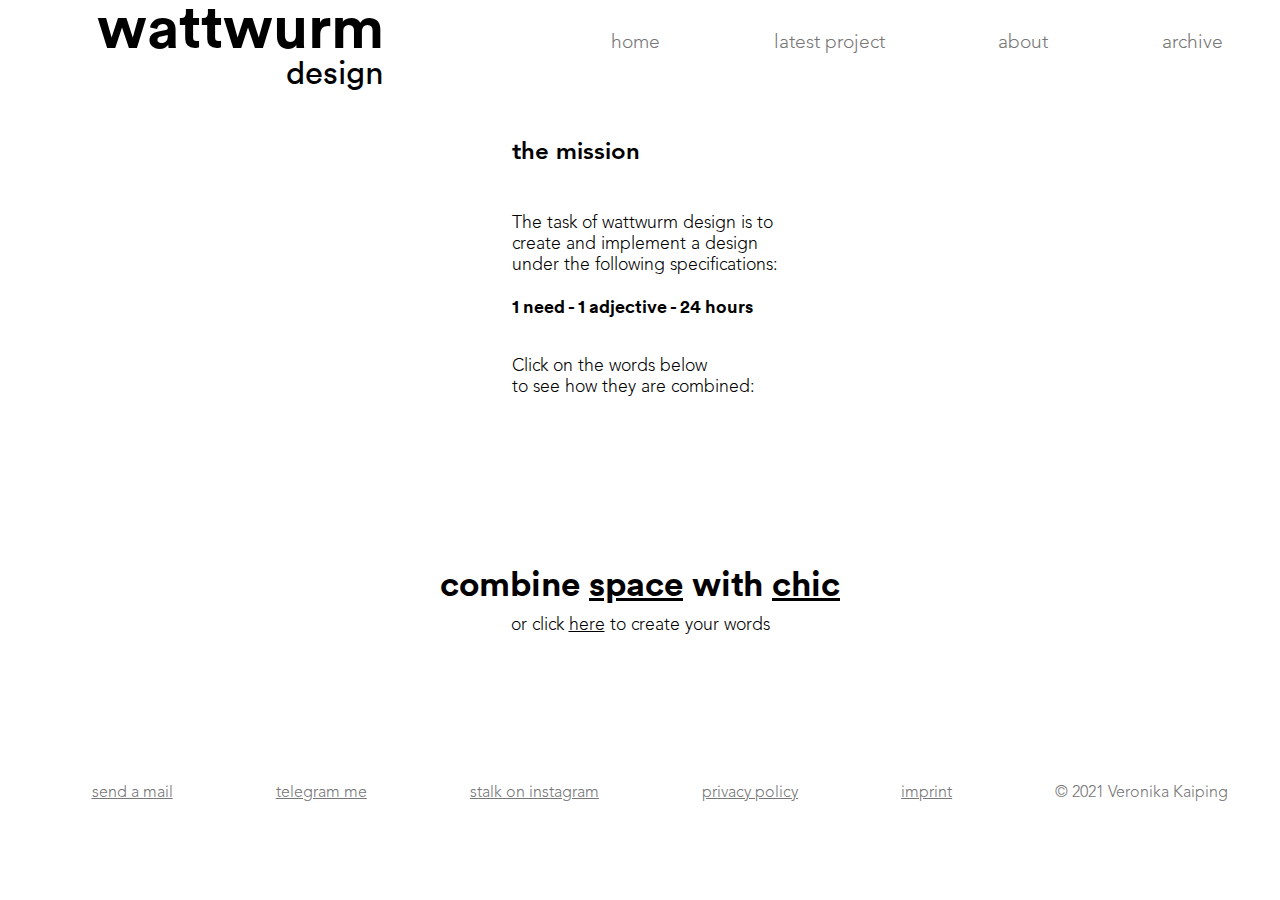
<file: index.html>
<html>

<head>
    <link rel="stylesheet" href="main.css">
    <link rel="stylesheet" href="slideshow.css">
    <script src="random.js" type="text/javascript"></script>
    <title>wattwurmdesign</title>
    <meta name="viewport" content="width=device-width, initial-scale=1.0">
</head>

<body onload="newNeed(), newAdj()">
    <header>
        <nav class='menu'>
            <ul>
                <li>
                    <div>
                        <a href="index.html">wattwurm<div>design</div></a>
                    </div>
                </li>
                <!--leere Liste für Abstand in MOBIL-->
                <li></li>
                <li><a href="index.html">home</a></li>
                <!-- latest project-Link ändern -->
                <li><a href="latest_project.html">latest project</a></li>
                <li><a href="about.html">about</a></li>
                <li>
                    <a href="#">archive</a>
                    <ul class='sub-menu'>
                        <!--<li><a href="archive.html#year_month">month year</a></li>-->
                        <li><a href="archive.html#18_dez">dez 18</a></li>
                    </ul>
                </li>
            </ul>
        </nav>
        </div>

    </header>

    <div class='center_flex'>

        <div>
            <a>
                <p>the mission</p>
                <p><br>The task of wattwurm design is to
                    <br>create and implement a design
                    <br>under the following specifications:
                </p>
                <p>
                    1 need - 1 adjective - 24 hours
                </p>
                <p><br>Click on the words below <br> to see how they are combined:</p>
            </a>

        </div>


        <div>
            <ul>
                <!--<li><a href="#">word and word</a></li>-->
                <li><a href="communion_fancy.html">communion and fancy</a></li>
                <li><a href="companionship_exaggerated.html">companionship and exaggerated</a></li>
            </ul>
            <div class="abstand"><a></a></div>
            <ul>

                
                <li><a>combine&nbsp;</a>
                    <div id="needDisplay"></div><a>&nbsp;with&nbsp;</a>
                    <div id="adjDisplay"></div>
                </li>
                <li><button class="randomButton" onclick="newNeed(), newAdj()">or click <u>here</u> to create your
                    words</button></li>

            </ul>
        </div>

    </div>

    <footer>

        <ul>
            <li><a href="mailto:mail@veronikakaiping.de?subject=wattwurm design">send a mail</a></li>
            <li><a href="https://t.me/kakerlakenpopo" target="_blank">telegram me</a></li>
            <li><a href="https://www.instagram.com/wattwurm.design/" target="_blank">stalk on instagram</a></li>
            <li><a href="privacy_policy.html">privacy policy</a></li>
            <li><a href="imprint.html">imprint</a></li>
            <li><a> &copy; 2021 Veronika Kaiping</a></li>
        </ul>

    </footer>

    <script src="random.js"></script>
</body>

</html>
</file>
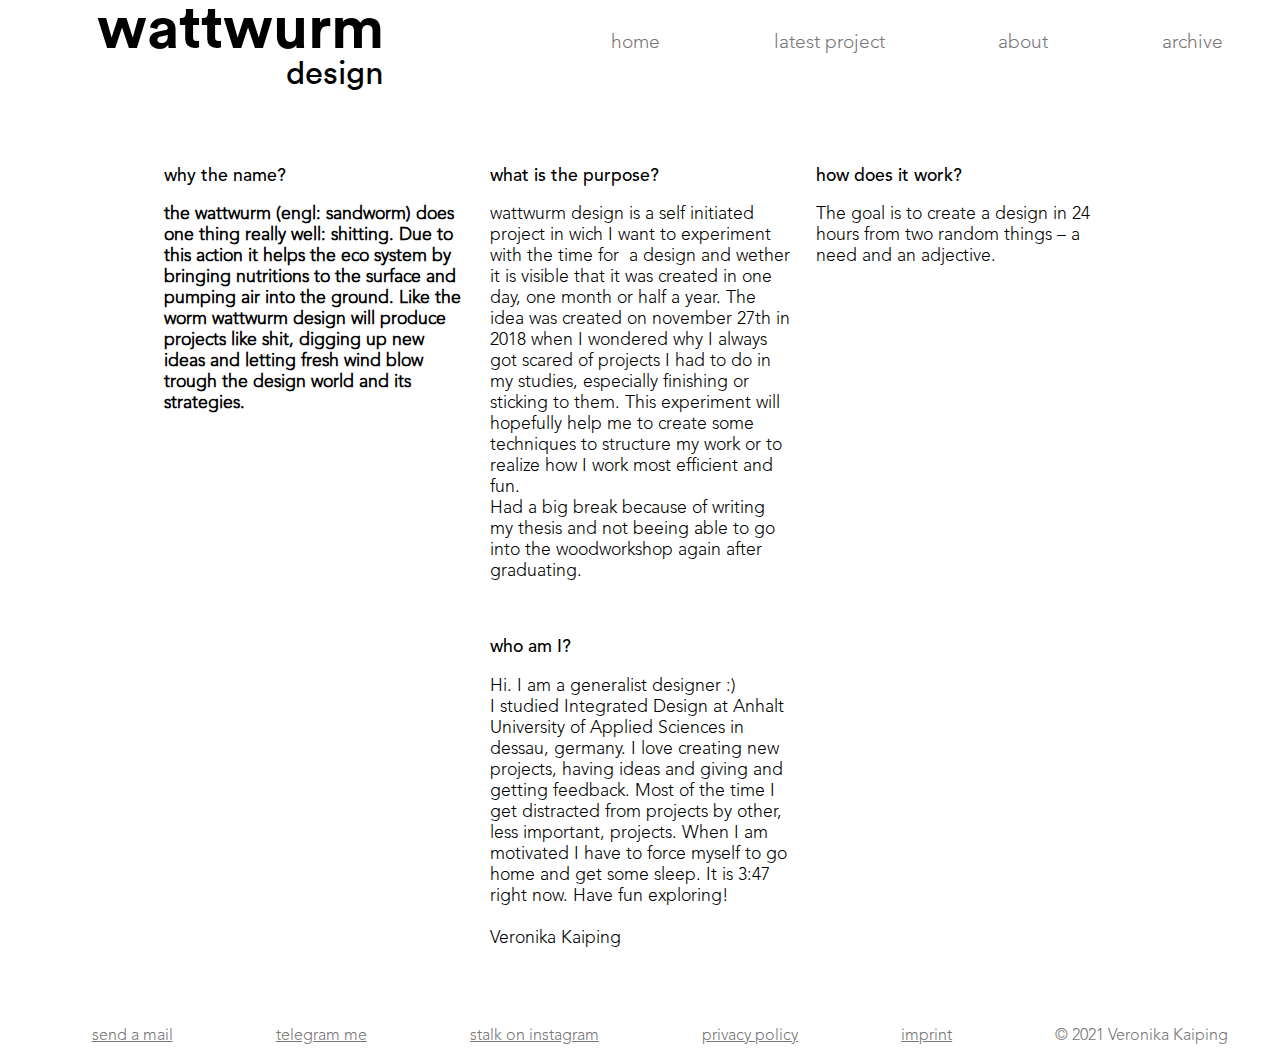
<file: about.html>
<html>

<head>
    <link rel="stylesheet" href="main.css">
    <title>about</title>
    <meta name="viewport" content="width=device-width, initial-scale=1.0">
</head>

<body>
    <header>
        <nav class='menu'>
            <ul>
                <li>
                    <div>
                        <a href="index.html">wattwurm<div>design</div></a>
                    </div>
                </li>
                <!--leere Liste für Abstand in MOBIL-->
                <li></li>
                <li><a href="index.html">home</a></li>
                <!-- latest project-Link ändern -->
                <li><a href="latest_project.html">latest project</a></li>
                <li><a href="about.html">about</a></li>
                <li>
                    <a href="#">archive</a>
                    <ul class='sub-menu'>
                        <!--<li><a href="archive.html#year_month">month year</a></li>-->
                        <li><a href="archive.html#18_dez">dez 18</a></li>
                    </ul>
                </li>
            </ul>
        </nav>
        </div>

    </header>

    <div class='about'>
        <div>
            <h1>why the name?</h1>
            <p>the wattwurm (engl: sandworm) does one thing really well: shitting. Due to this action it helps the eco
                system by bringing nutritions to the surface and pumping air into the ground.
                Like the worm wattwurm design will produce projects like shit, digging up new ideas and letting fresh
                wind blow trough the design world and its strategies.
            </p>
        </div>
        <div>
            <h1>what is the purpose?</h1>
            <p>​wattwurm design is a self initiated project in wich I want to experiment with the time for  a design
                and wether it is visible that it was created in one day, one month or half a year.
                The idea was created on november 27th in 2018 when I wondered why I always got scared of projects I had
                to do in my studies, especially finishing or sticking to them.
                This experiment will hopefully help me to create some techniques to structure my work or to realize how
                I work most efficient and fun.
                <br>
                Had a big break because of writing my thesis and not beeing able to go into the woodworkshop again after graduating.
            </p>
        </div>
        <div>
            <h1>how does it work?</h1>
            <p>The goal is to create a design in 24 hours from two random things – a need and an adjective.</a></p>
        </div>
        <div>
            <h1>who am I?</h1>
            <p>​Hi. I am a generalist designer :) <br>I studied Integrated Design at Anhalt University of Applied Sciences in dessau, germany.
                I love creating new projects, having ideas and giving and getting feedback. Most of the time I get
                distracted from projects by other, less important, projects. When I am motivated I have to force myself
                to go home and get some sleep. It is 3:47 right now.
                Have fun exploring!
                <br><br>Veronika Kaiping</p>
        </div>
    </div>

    <footer>

        <ul>
            <li><a href="mailto:mail@veronikakaiping.de?subject=wattwurm design">send a mail</a></li>
            <li><a href="https://t.me/kakerlakenpopo" target="_blank">telegram me</a></li>
            <li><a href="https://www.instagram.com/wattwurm.design/" target="_blank">stalk on instagram</a></li>
            <li><a href="privacy_policy.html">privacy policy</a></li>
            <li><a href="imprint.html">imprint</a></li>
            <li><a> &copy; 2021 Veronika Kaiping</a></li>
        </ul>

    </footer>
</body>

</html>
</file>
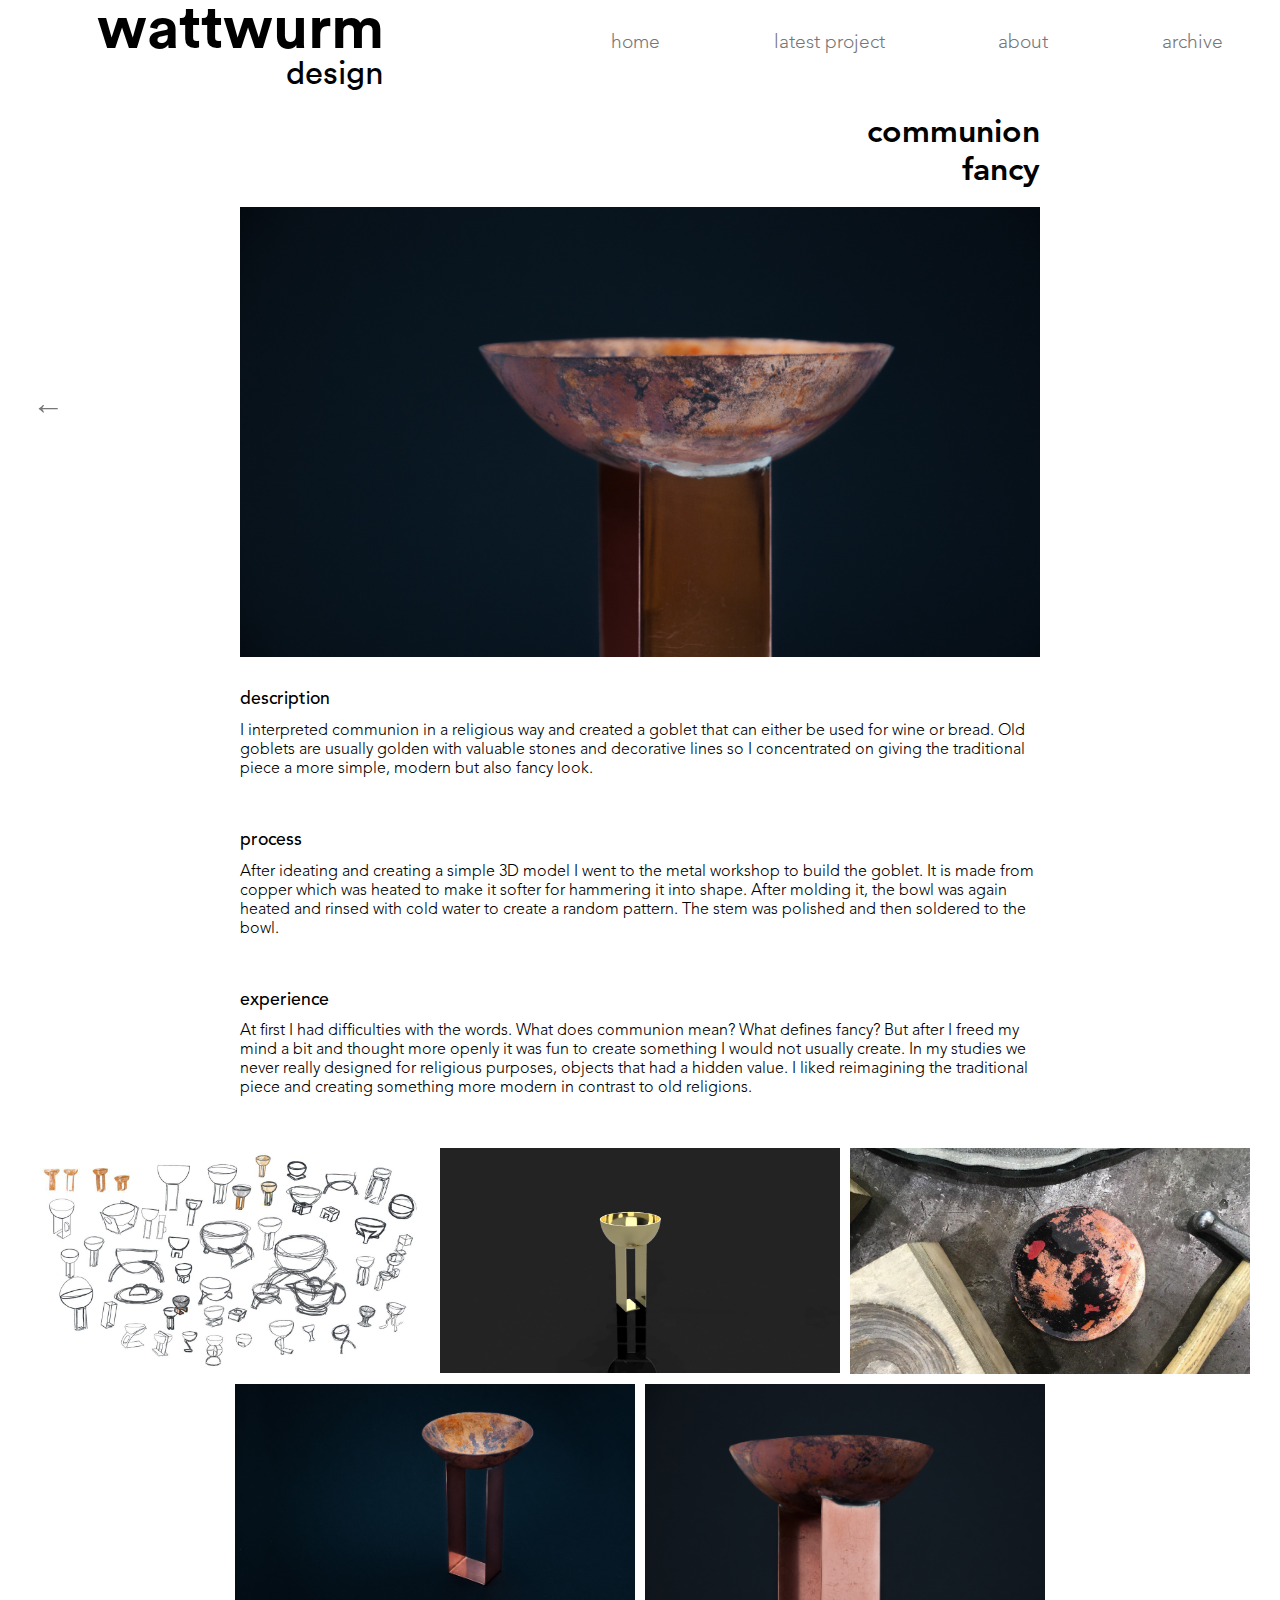
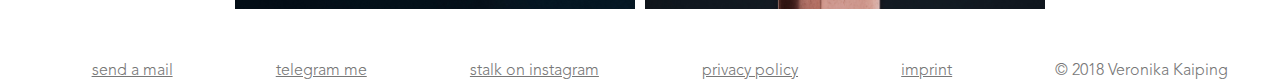
<file: communion_fancy.html>
<html>

<head>
    <!--titel ändern-->
    <title>communion_fancy</title>
    <link rel="stylesheet" href="main.css">
    <link rel="stylesheet" href="imagepopup.css">
    <script src="imagepopup.js" type="text/javascript"></script>
    <meta name="viewport" content="width=device-width, initial-scale=1.0">
</head>

<body>
    <header>
        <nav class='menu'>
            <ul>
                <li>
                    <div>
                        <a href="index.html">wattwurm<div>design</div></a>
                    </div>
                </li>
                <li></li>
                <li><a href="index.html">home</a></li>
                <!-- latest project-Link ändern -->
                <li><a href="latest_project.html">latest project</a></li>
                <li><a href="about.html">about</a></li>
                <li>
                    <a href="#">archive</a>
                    <ul class='sub-menu'>
                        <!--<li><a href="archive.html#year_month">month year</a></li>-->
                        <li><a href="archive.html#18_dez">dez 18</a></li>
                    </ul>
                </li>
            </ul>
        </nav>
        </div>

    </header>

    <!--Link vorheriges Projekt einfügen:-->
    <div class="pfeillinks"><a href="companionship_exaggerated.html">&larr;</a></div>
    <!--Link nächstes Projekt einfügen: // NUR BEI LETZTEM PROJEKT-->
    <!--<div class="pfeilrechts"><a href="#">&rarr;</a></div>-->

    <div class='div-project'>
        <div>
            <!--Hier Worte ändern:-->
            <a>communion</a>
            <a>fancy</a>
        </div>
        <div>
            <!--Hier Bild ändern. Format muss immer gleich sein: Full HD 1920x10100-->
            <img src="projekte/communion_fancy/communion_fancy_1.jpg" width=100% alt="image_name">
        </div>
        <div>
            <p>
                <h1>description</h1>
                <!--Hier Beschreibung eingeben:-->
                I interpreted communion in a religious way and created a goblet that can either be used for wine or bread.  Old goblets are usually golden with valuable stones and decorative lines so I concentrated on giving the traditional piece a more simple, modern but also fancy look.
            </p>
            <br>
            <p>
                <h1>process</h1>
                <!--Hier Prozess eingeben:-->
                After ideating and creating a simple 3D model I went to the metal workshop to build the goblet. It is made from copper which was heated to make it softer for hammering it into shape. After molding it, the bowl was again heated and rinsed with cold water to create a random pattern. The stem was polished and then soldered to the bowl.
            </p>
            <br>
            <p>
                <h1>experience</h1>
                <!--Hier Erfahrung eingeben:-->
                At first I had difficulties with the words. What does communion mean? What defines fancy? But after I freed my mind a bit and thought more openly it was fun to create something I would not usually create. In my studies we never really designed for religious purposes, objects that had a hidden value. I liked reimagining the traditional piece and creating something more modern in contrast to old religions.
            </p>
        </div>
    </div>

    <!--Hier 3 Bilder + Namen einfügen eingeben:-->
    <div class='project_flex_images'>
        <img src="projekte/communion_fancy/communion_fancy_process_1.jpg" alt="image_name" onclick="openModal();currentSlide(1)" class="hover">
        <img src="projekte/communion_fancy/communion_fancy_process_2.jpg" alt="image_name" onclick="openModal();currentSlide(2)" class="hover">
        <img src="projekte/communion_fancy/communion_fancy_process_3.jpg" alt="image_name" onclick="openModal();currentSlide(3)" class="hover">
        <img src="projekte/communion_fancy/communion_fancy_2.jpg" alt="image_name" onclick="openModal();currentSlide(3)" class="hover">
        <img src="projekte/communion_fancy/communion_fancy_3.jpg" alt="image_name" onclick="openModal();currentSlide(3)" class="hover">
    </div>

    <footer>

        <ul>
            <li><a href="mailto:mail@veronikakaiping.de?subject=wattwurm design">send a mail</a></li>
            <li><a href="https://t.me/kakerlakenpopo" target="_blank">telegram me</a></li>
            <li><a href="https://www.instagram.com/wattwurm.design/" target="_blank">stalk on instagram</a></li>
            <li><a href="privacy_policy.html">privacy policy</a></li>
            <li><a href="imprint.html">imprint</a></li>
            <li><a> &copy; 2018 Veronika Kaiping</a></li>
        </ul>

    </footer>

    <!-- The Modal/Lightbox -->
    <div id="myModal" class="modal">
        <span class="close cursor" onclick="closeModal()">&times;</span>
        <div class="modal-content">

            <div class="mySlides">
                <div class="numbertext">1 / 5</div>
                <img src="projekte/communion_fancy/communion_fancy_process_1.jpg" style="width:100%">
            </div>

            <div class="mySlides">
                <div class="numbertext">2 / 5</div>
                <img src="projekte/communion_fancy/communion_fancy_process_2.jpg" style="width:100%">
            </div>

            <div class="mySlides">
                <div class="numbertext">3 / 5</div>
                <img src="projekte/communion_fancy/communion_fancy_process_3.jpg" style="width:100%">
            </div>
            
            <div class="mySlides">
                <div class="numbertext">4 / 5</div>
                <img src="projekte/communion_fancy/communion_fancy_2.jpg" style="width:100%">
            </div>

            <div class="mySlides">
                <div class="numbertext">5 / 5</div>
                <img src="projekte/communion_fancy/communion_fancy_3.jpg" style="width:100%">
            </div>

            <a class="prev" onclick="plusSlides(-1)">&#10094;</a>
            <a class="next" onclick="plusSlides(1)">&#10095;</a>

            <!-- Caption text -->
            <div class="caption-container">
                <p id="caption"></p>
                <p id="caption"></p>
            </div>
        </div>
    </div>


</body>

</html>
</file>
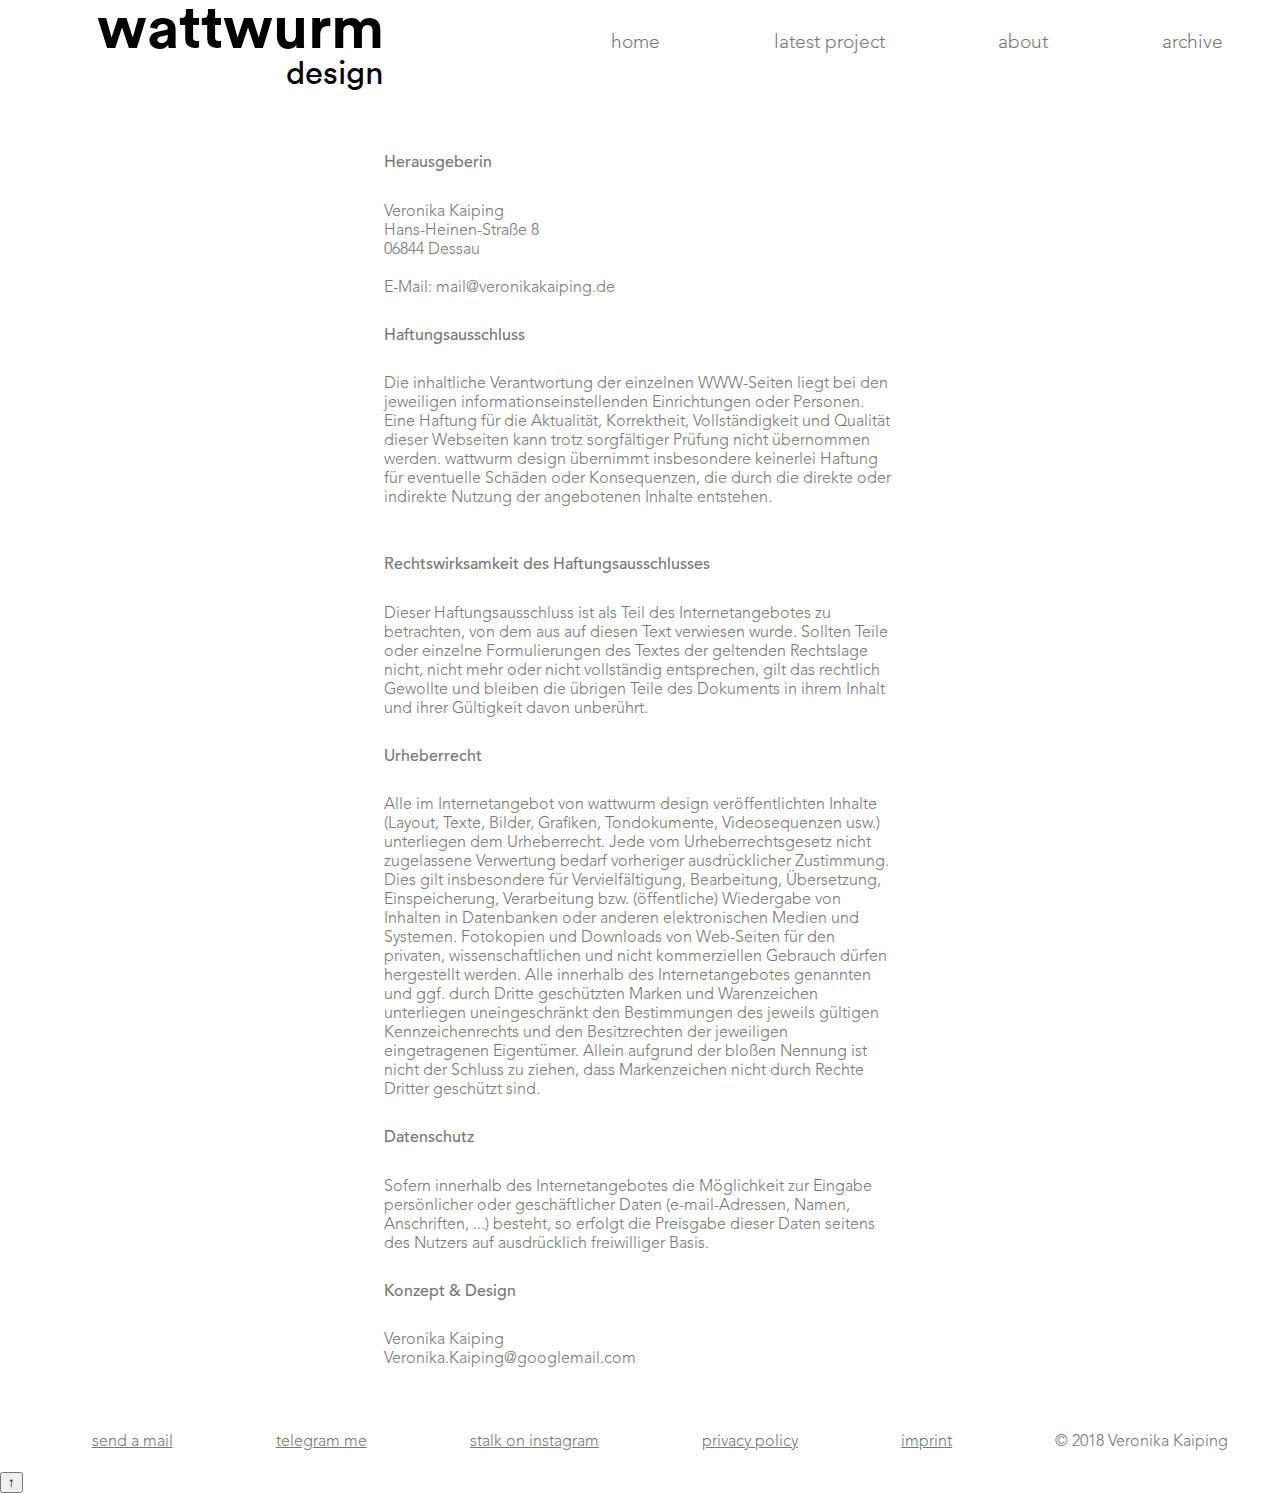
<file: imprint.html>
<html>

<head>
    <link rel="stylesheet" href="main.css">
    <title>privacypolicy</title>
    <meta name="viewport" content="width=device-width, initial-scale=1.0">
</head>

<body>

    <body>
        <header>
            <nav class='menu'>
                <ul>
                    <li>
                        <div>
                            <a href="index.html">wattwurm<div>design</div></a>
                        </div>
                    </li>
                    <!--leere Liste für Abstand in MOBIL-->
                    <li></li>
                    <li><a href="index.html">home</a></li>
                    <!-- latest project-Link ändern -->
                    <li><a href="latest_project.html">latest project</a></li>
                    <li><a href="about.html">about</a></li>
                    <li>
                        <a href="#">archive</a>
                        <ul class='sub-menu'>
                            <!--<li><a href="archive.html#year_month">month year</a></li>-->
                            <li><a href="archive.html#18_dez">dez 18</a></li>
                        </ul>
                    </li>
                </ul>
            </nav>
            </div>

        </header>

        <article>
            <h2>Herausgeberin</h2>
            <p>
                Veronika Kaiping
                <br>
                Hans-Heinen-Straße 8 <br>
                06844 Dessau <br>
                <br>
                E-Mail: <a href="mailto:mail@veronikakaiping.de">mail@veronikakaiping.de</a>
            </p>

            <h2>Haftungsausschluss</h2>
            <p>
                Die inhaltliche Verantwortung der einzelnen WWW-Seiten liegt bei den jeweiligen
                informationseinstellenden Einrichtungen oder Personen. Eine Haftung für die Aktualität, Korrektheit,
                Vollständigkeit und Qualität dieser Webseiten kann trotz sorgfältiger Prüfung nicht übernommen werden.
                wattwurm design übernimmt insbesondere keinerlei Haftung für eventuelle Schäden oder Konsequenzen, die
                durch die direkte oder indirekte Nutzung der angebotenen Inhalte entstehen.
            </p>
            ​
            <h2>Rechtswirksamkeit des Haftungsausschlusses</h2>
            <p>
                Dieser Haftungsausschluss ist als Teil des Internetangebotes zu betrachten, von dem aus auf diesen Text
                verwiesen wurde. Sollten Teile oder einzelne Formulierungen des Textes der geltenden Rechtslage nicht,
                nicht mehr oder nicht vollständig entsprechen, gilt das rechtlich Gewollte und bleiben die übrigen
                Teile des Dokuments in ihrem Inhalt und ihrer Gültigkeit davon unberührt.
            </p>

            <h2>Urheberrecht</h2>
            <p>
                Alle im Internetangebot von wattwurm design veröffentlichten Inhalte (Layout, Texte, Bilder, Grafiken,
                Tondokumente, Videosequenzen usw.) unterliegen dem Urheberrecht. Jede vom Urheberrechtsgesetz nicht
                zugelassene Verwertung bedarf vorheriger ausdrücklicher Zustimmung. Dies gilt insbesondere für
                Vervielfältigung, Bearbeitung, Übersetzung, Einspeicherung, Verarbeitung bzw. (öffentliche) Wiedergabe
                von Inhalten in Datenbanken oder anderen elektronischen Medien und Systemen. Fotokopien und Downloads
                von Web-Seiten für den privaten, wissenschaftlichen und nicht kommerziellen Gebrauch dürfen hergestellt
                werden. Alle innerhalb des Internetangebotes genannten und ggf. durch Dritte geschützten Marken und
                Warenzeichen unterliegen uneingeschränkt den Bestimmungen des jeweils gültigen Kennzeichenrechts und
                den Besitzrechten der jeweiligen eingetragenen Eigentümer. Allein aufgrund der bloßen Nennung ist nicht
                der Schluss zu ziehen, dass Markenzeichen nicht durch Rechte Dritter geschützt sind.
            </p>

            <h2>Datenschutz</h2>
            <p>
                Sofern innerhalb des Internetangebotes die Möglichkeit zur Eingabe persönlicher oder geschäftlicher
                Daten (e-mail-Adressen, Namen, Anschriften, ...) besteht, so erfolgt die Preisgabe dieser Daten seitens
                des Nutzers auf ausdrücklich freiwilliger Basis.
            </p>

            <h2>Konzept & Design</h2>
            <p>
                Veronika Kaiping
                <br>
                <a href="mailto:Veronika.Kaiping@googlemail.com">Veronika.Kaiping@googlemail.com</a>
            </p>
        </article>

        <footer>

            <ul>
                <li><a href="mailto:mail@veronikakaiping.de?subject=wattwurm design">send a mail</a></li>
                <li><a href="https://t.me/kakerlakenpopo" target="_blank">telegram me</a></li>
                <li><a href="https://www.instagram.com/wattwurm.design/" target="_blank">stalk on instagram</a></li>
                <li><a href="privacy_policy.html">privacy policy</a></li>
                <li><a href="imprint.html">imprint</a></li>
                <li><a> &copy; 2018 Veronika Kaiping</a></li>
            </ul>

        </footer>

        <button onclick="topFunction()" id="myBtn" title="Go to top">&uarr;</button>
        <script>
            // When the user scrolls down 200px from the top of the document, show the button
            window.onscroll = function () { scrollFunction() };

            function scrollFunction() {
                if (document.body.scrollTop > 200 || document.documentElement.scrollTop > 200) {
                    document.getElementById("myBtn").style.display = "block";
                } else {
                    document.getElementById("myBtn").style.display = "none";
                }
            }

            // When the user clicks on the button, scroll to the top of the document
            function topFunction() {
                document.body.scrollTop = 0;
                document.documentElement.scrollTop = 0;
            }
        </script>
    </body>

</html>
</file>
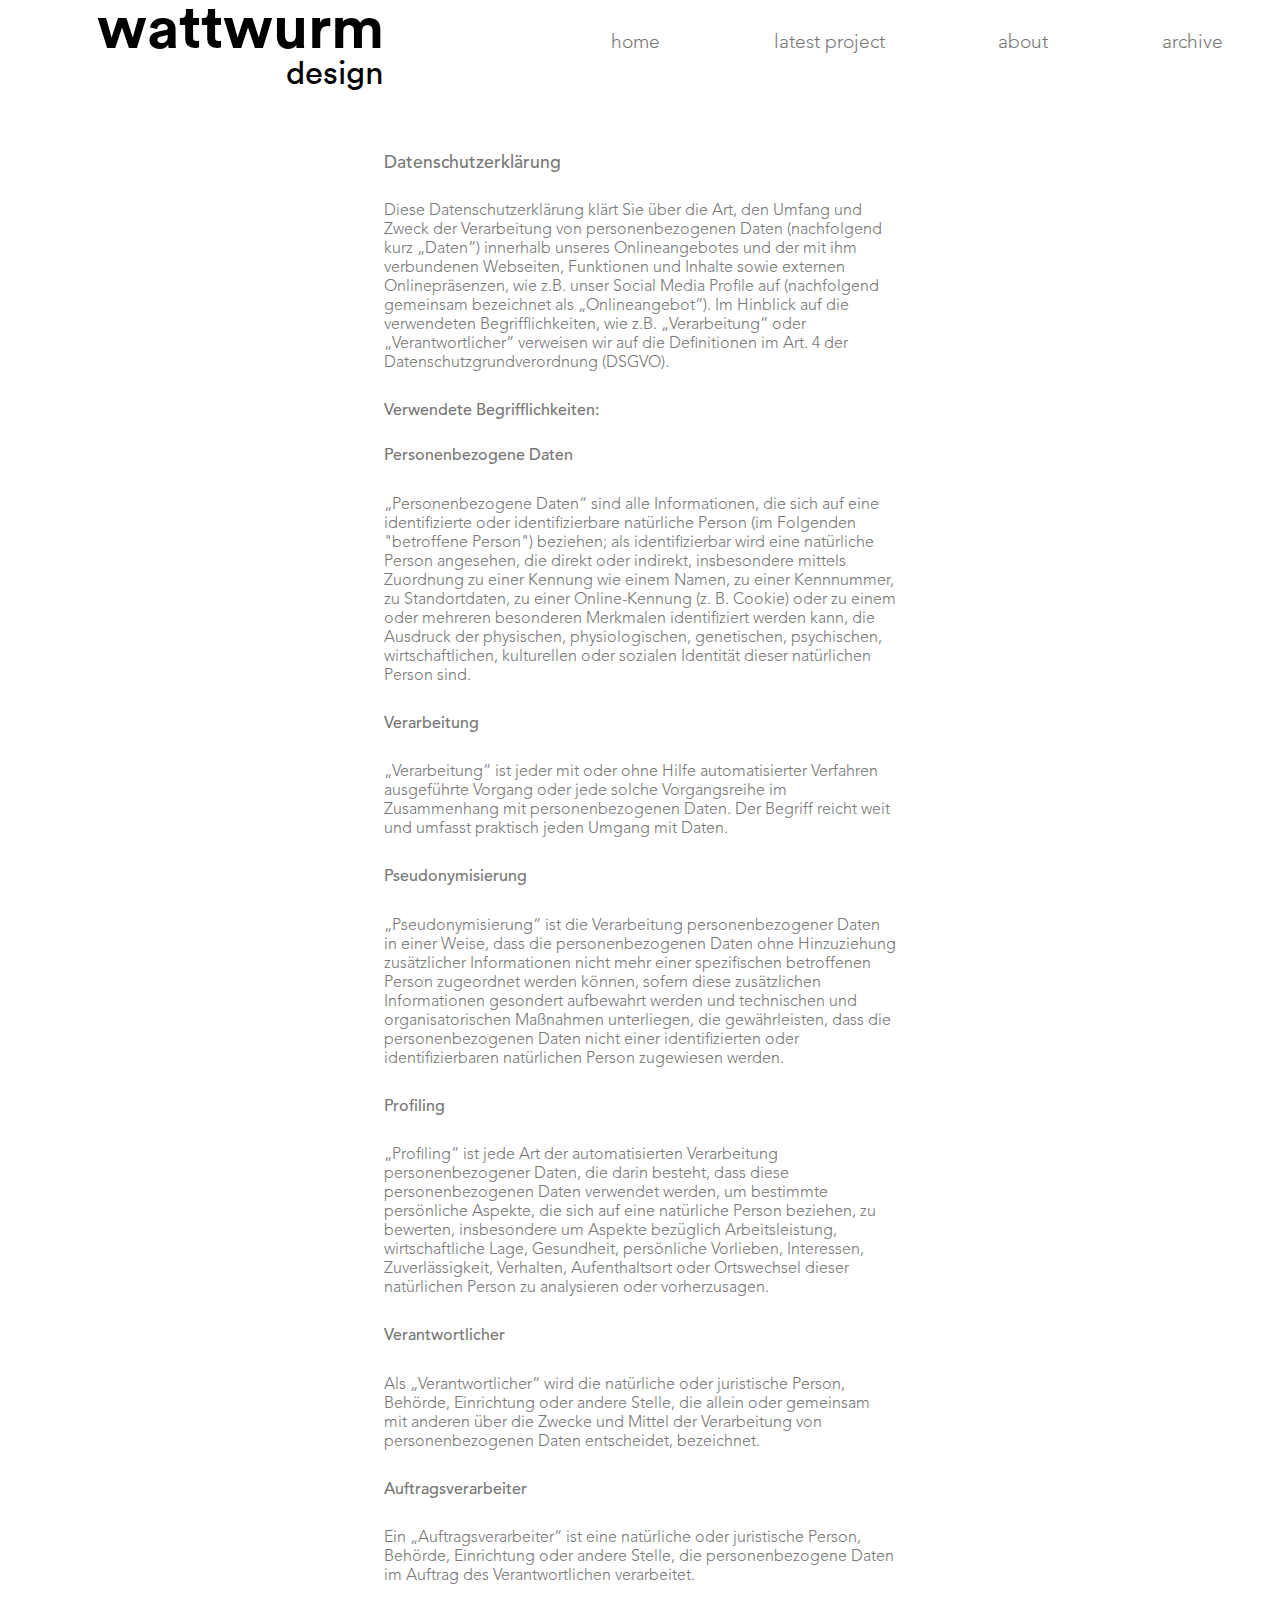
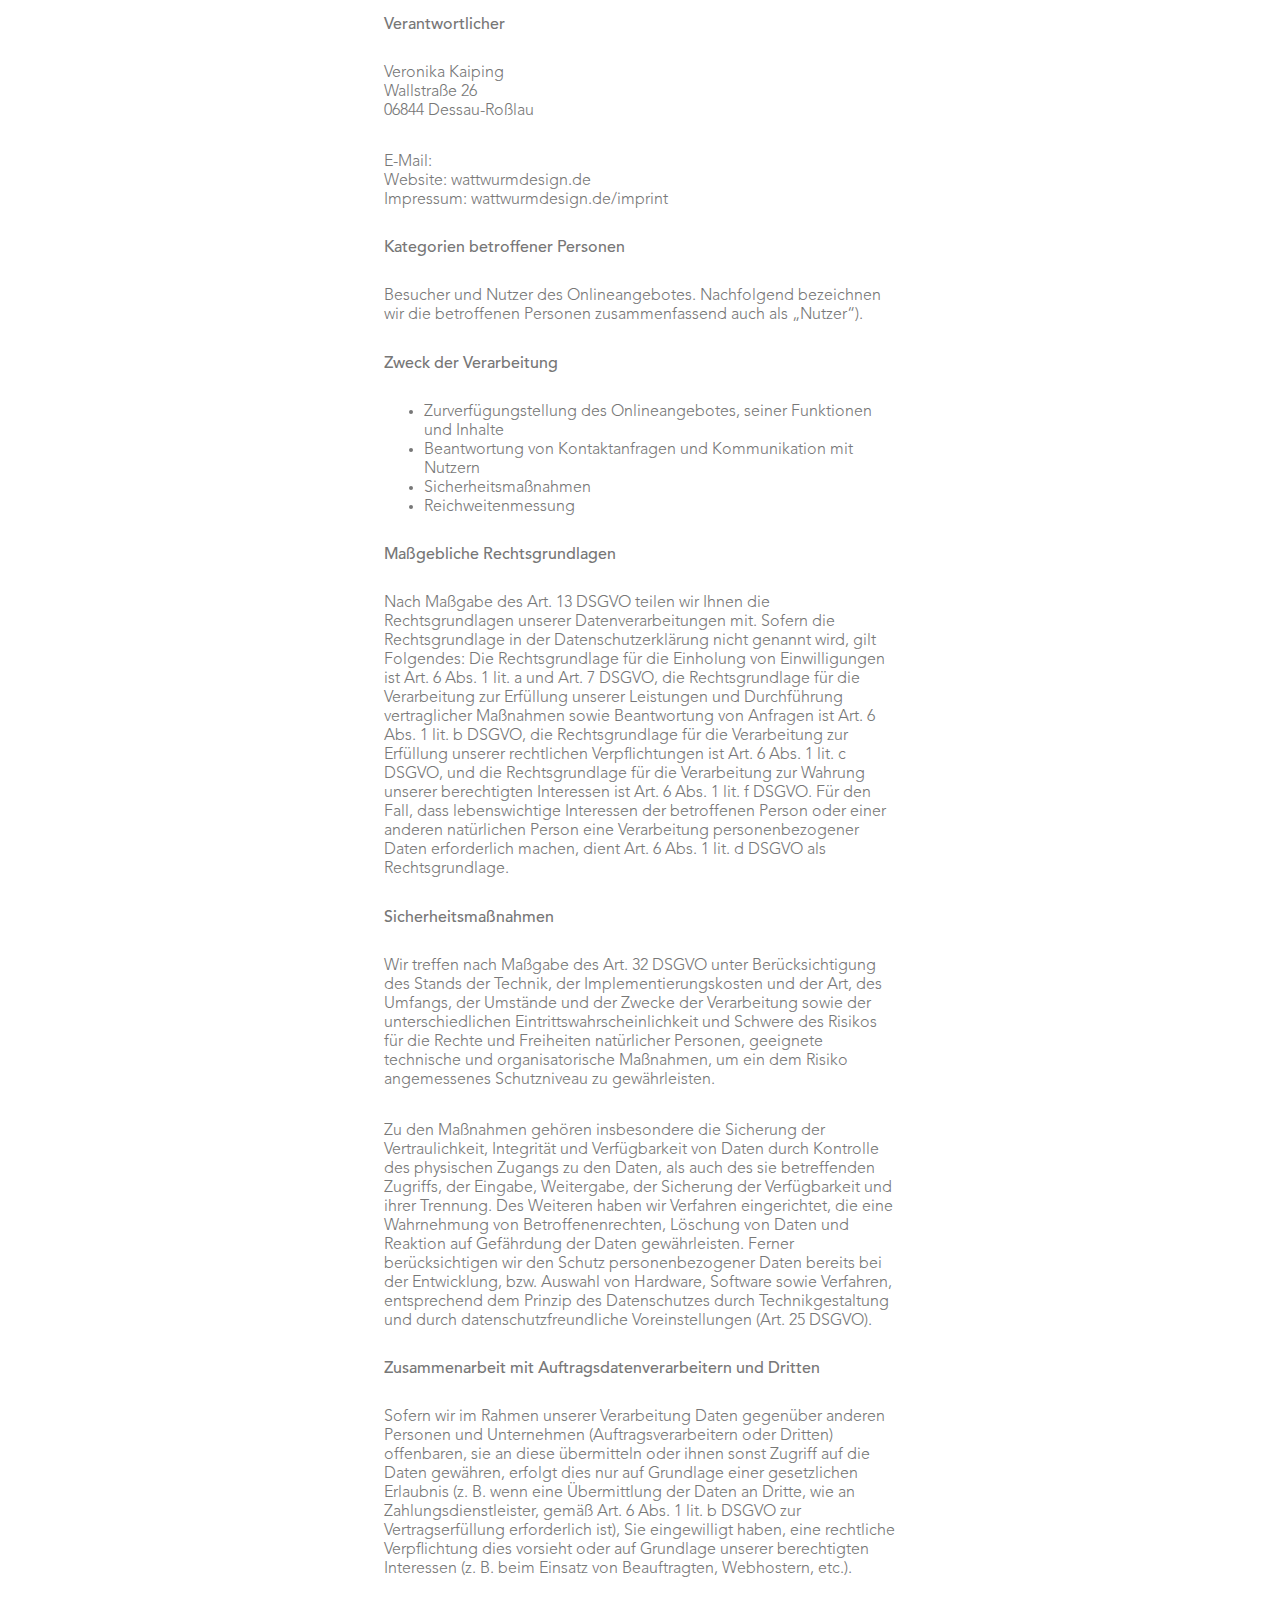
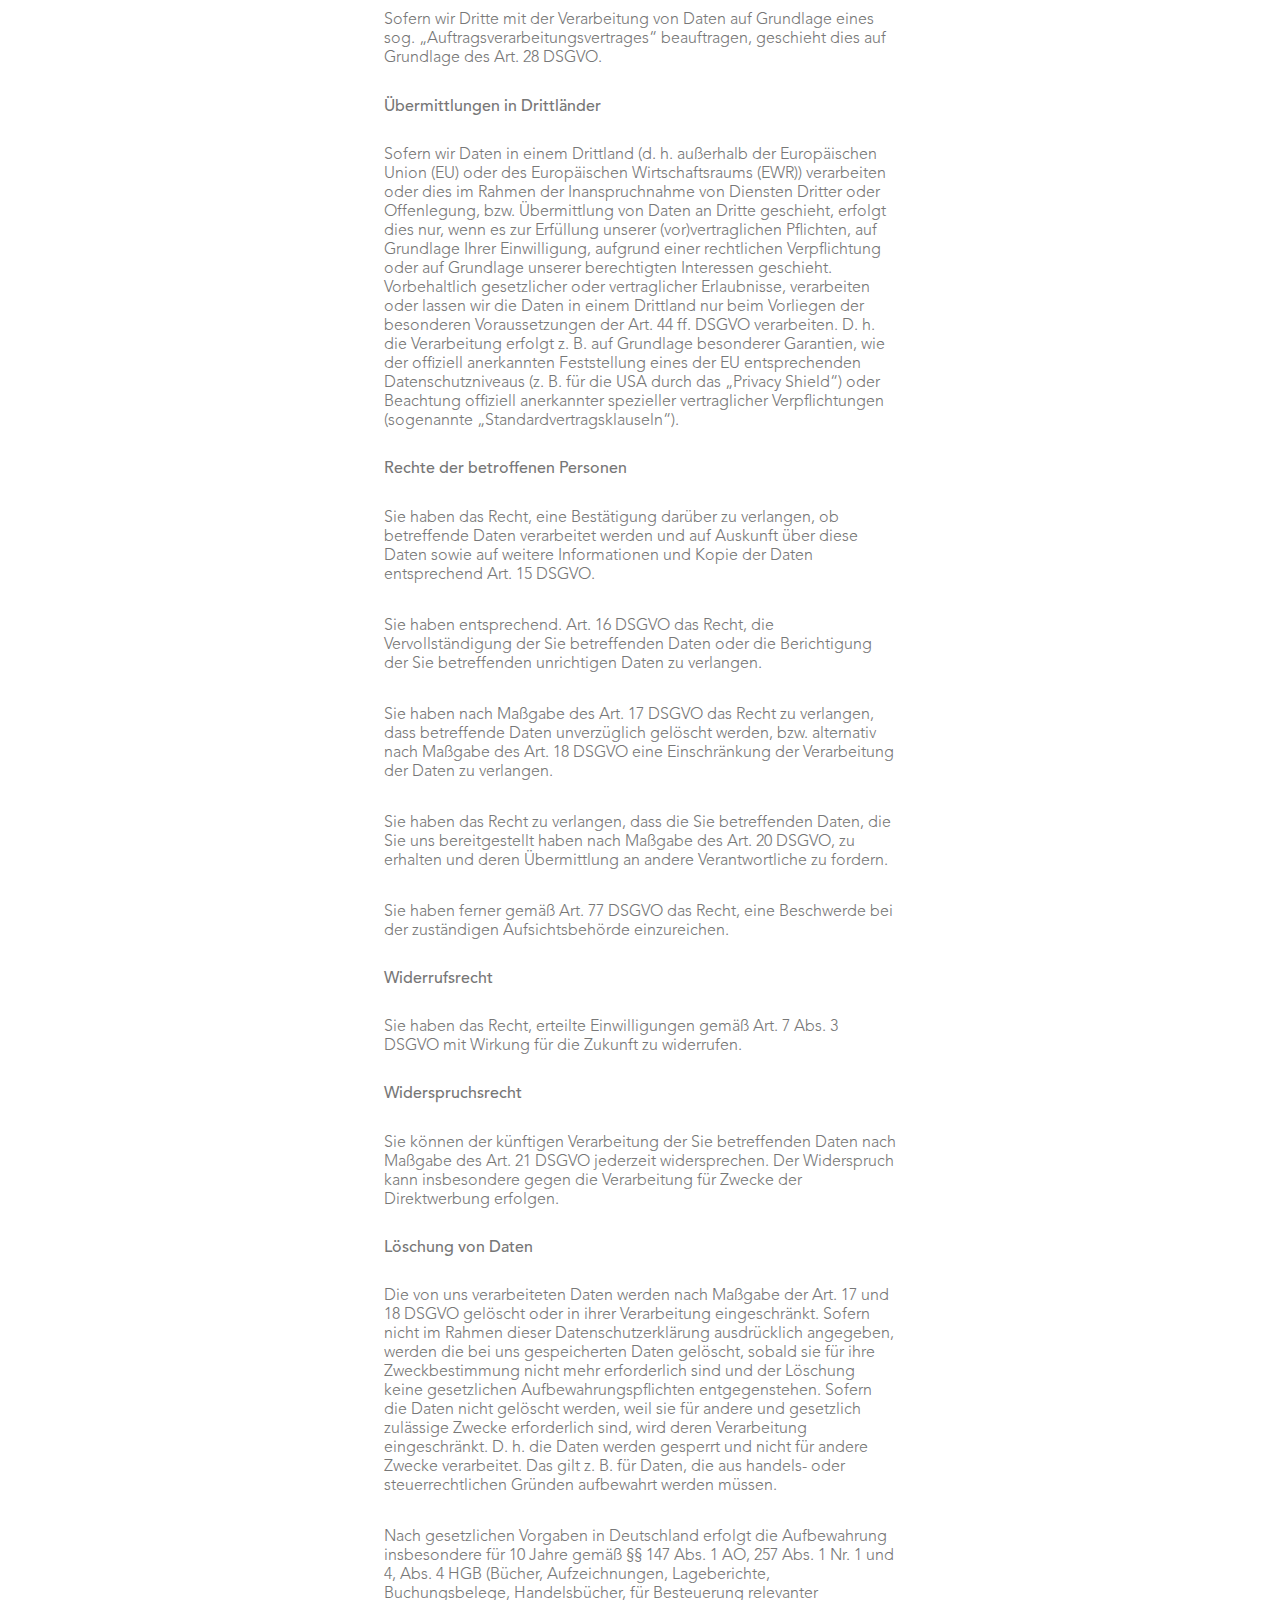
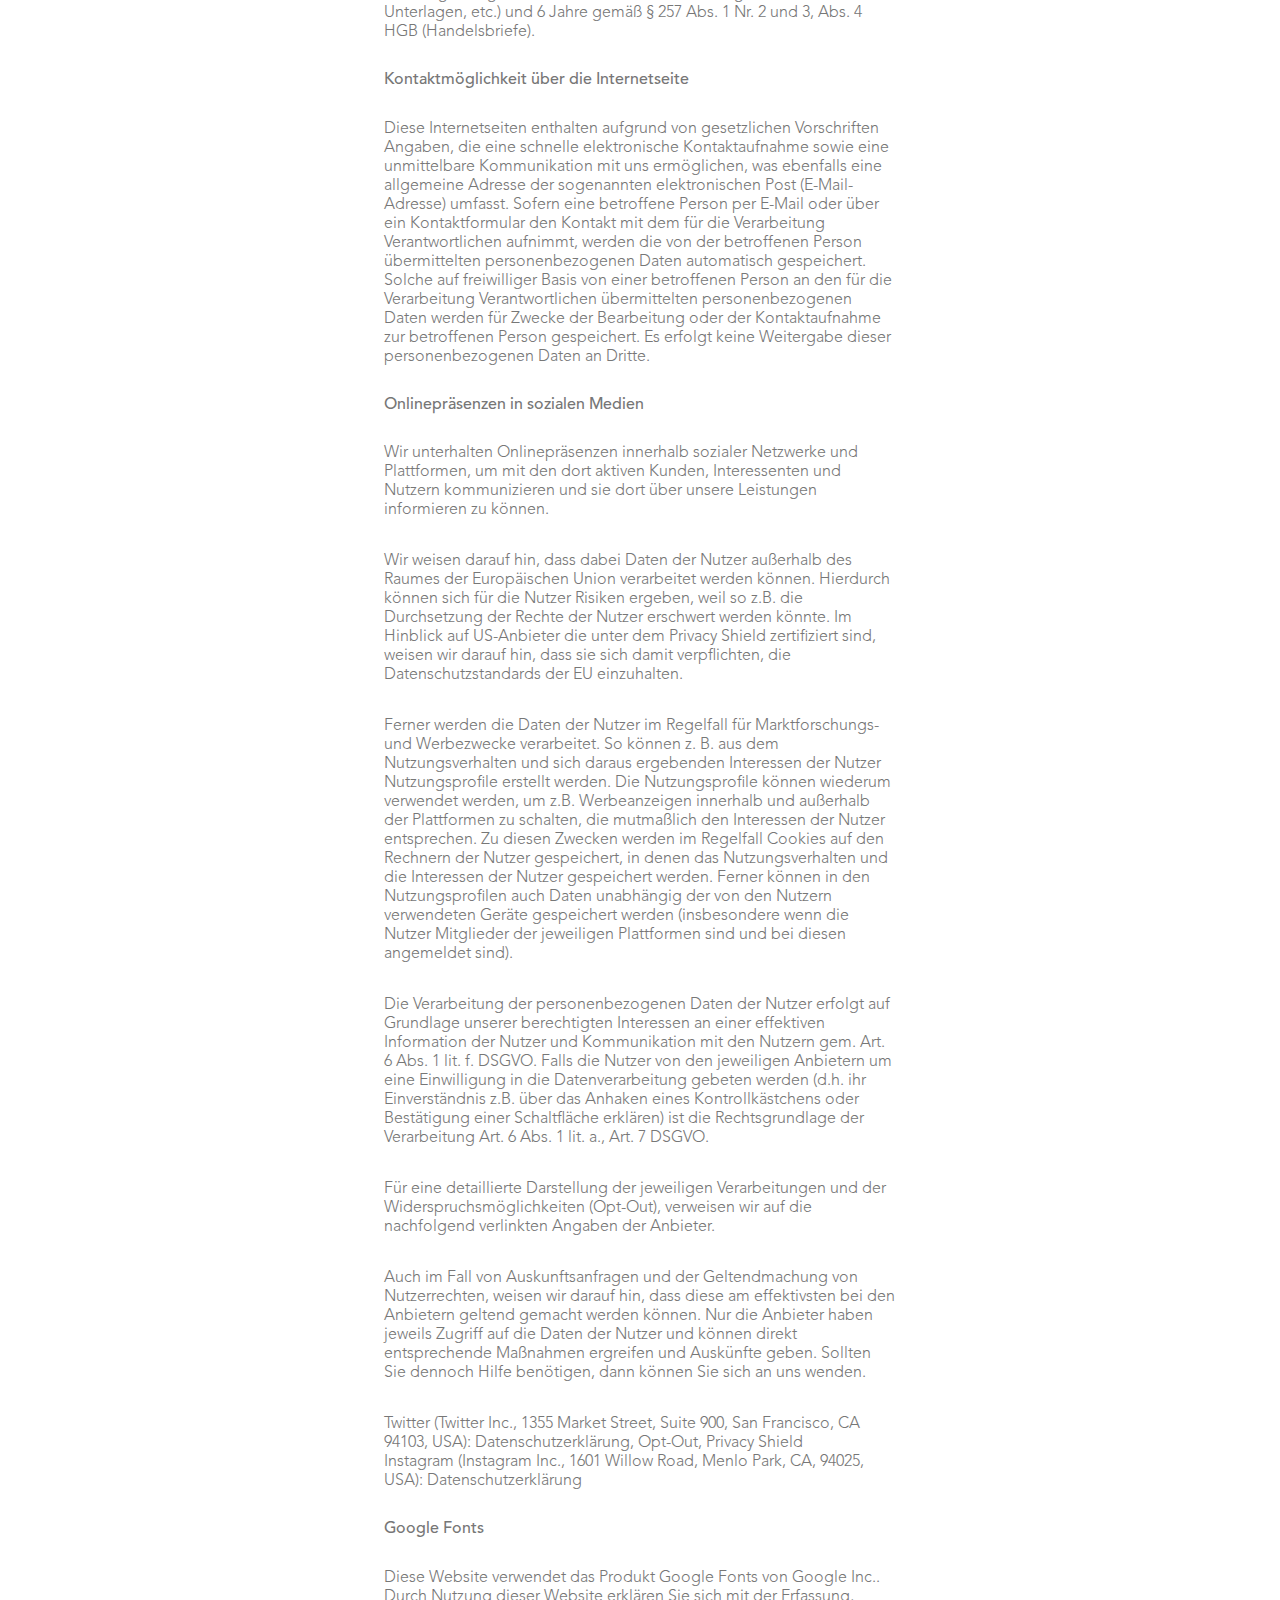
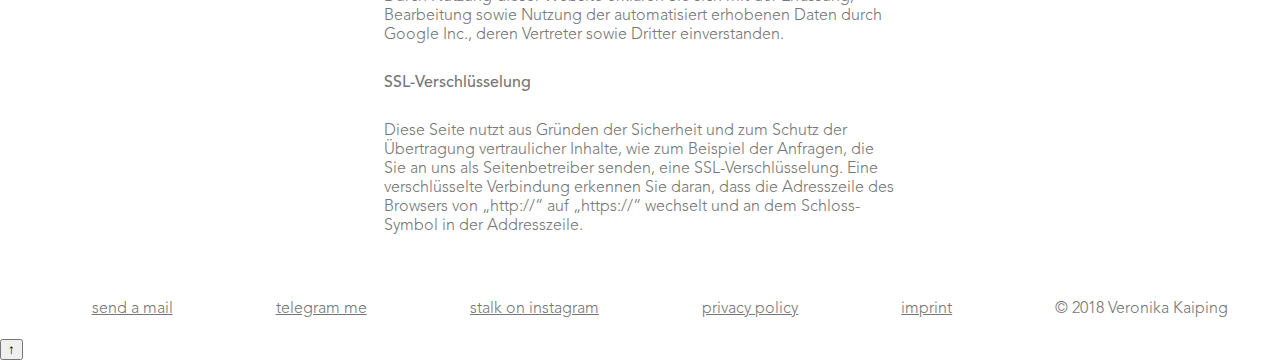
<file: privacy_policy.html>
<html>

<head>
  <link rel="stylesheet" href="main.css">
  <title>privacypolicy</title>
  <meta name="viewport" content="width=device-width, initial-scale=1.0">
</head>

<body>
  <header>
    <nav class='menu'>
      <ul>
        <li>
          <div>
            <a href="index.html">wattwurm<div>design</div></a>
          </div>
        </li>
        <!--leere Liste für Abstand in MOBIL-->
        <li></li>
        <li><a href="index.html">home</a></li>
        <!-- latest project-Link ändern -->
        <li><a href="latest_project.html">latest project</a></li>
        <li><a href="about.html">about</a></li>
        <li>
          <a href="#">archive</a>
          <ul class='sub-menu'>
            <!--<li><a href="archive.html#year_month">month year</a></li>-->
            <li><a href="archive.html#18_dez">dez 18</a></li>
          </ul>
        </li>
      </ul>
    </nav>
    </div>

  </header>

  <article>
    <h1>Datenschutzerklärung</h1>
    <p>Diese Datenschutzerklärung klärt Sie über die Art, den Umfang und Zweck der Verarbeitung von personenbezogenen
      Daten (nachfolgend kurz &bdquo;Daten&ldquo;) innerhalb unseres Onlineangebotes und der mit ihm verbundenen
      Webseiten, Funktionen und Inhalte sowie externen Onlinepräsenzen, wie z.B. unser Social Media Profile auf
      (nachfolgend gemeinsam bezeichnet als &bdquo;Onlineangebot&ldquo;). Im Hinblick auf die verwendeten
      Begrifflichkeiten, wie z.B. &bdquo;Verarbeitung&ldquo; oder &bdquo;Verantwortlicher&ldquo; verweisen wir auf
      die Definitionen im Art. 4 der Datenschutzgrundverordnung (DSGVO).</p>
    <h2>Verwendete Begrifflichkeiten:</h2>
    <h2>Personenbezogene Daten</h2>
    <p>&bdquo;Personenbezogene Daten&ldquo; sind alle Informationen, die sich auf eine identifizierte oder
      identifizierbare natürliche Person (im Folgenden "betroffene Person") beziehen; als identifizierbar wird eine
      natürliche Person angesehen, die direkt oder indirekt, insbesondere mittels Zuordnung zu einer Kennung wie
      einem Namen, zu einer Kennnummer, zu Standortdaten, zu einer Online-Kennung (z. B. Cookie) oder zu einem oder
      mehreren besonderen Merkmalen identifiziert werden kann, die Ausdruck der physischen, physiologischen,
      genetischen, psychischen, wirtschaftlichen, kulturellen oder sozialen Identität dieser natürlichen Person sind.</p>
    <h2>Verarbeitung</h2>
    <p>&bdquo;Verarbeitung&ldquo; ist jeder mit oder ohne Hilfe automatisierter Verfahren ausgeführte Vorgang oder
      jede solche Vorgangsreihe im Zusammenhang mit personenbezogenen Daten. Der Begriff reicht weit und umfasst
      praktisch jeden Umgang mit Daten.</p>
    <h2>Pseudonymisierung</h2>
    <p>&bdquo;Pseudonymisierung&ldquo; ist die Verarbeitung personenbezogener Daten in einer Weise, dass die
      personenbezogenen Daten ohne Hinzuziehung zusätzlicher Informationen nicht mehr einer spezifischen betroffenen
      Person zugeordnet werden können, sofern diese zusätzlichen Informationen gesondert aufbewahrt werden und
      technischen und organisatorischen Maßnahmen unterliegen, die gewährleisten, dass die personenbezogenen Daten
      nicht einer identifizierten oder identifizierbaren natürlichen Person zugewiesen werden.</p>
    <h2>Profiling</h2>
    <p>&bdquo;Profiling&ldquo; ist jede Art der automatisierten Verarbeitung personenbezogener Daten, die darin
      besteht, dass diese personenbezogenen Daten verwendet werden, um bestimmte persönliche Aspekte, die sich auf
      eine natürliche Person beziehen, zu bewerten, insbesondere um Aspekte bezüglich Arbeitsleistung,
      wirtschaftliche Lage, Gesundheit, persönliche Vorlieben, Interessen, Zuverlässigkeit, Verhalten, Aufenthaltsort
      oder Ortswechsel dieser natürlichen Person zu analysieren oder vorherzusagen.</p>
    <h2>Verantwortlicher</h2>
    <p>Als &bdquo;Verantwortlicher&ldquo; wird die natürliche oder juristische Person, Behörde, Einrichtung oder
      andere Stelle, die allein oder gemeinsam mit anderen über die Zwecke und Mittel der Verarbeitung von
      personenbezogenen Daten entscheidet, bezeichnet.</p>
    <h2>Auftragsverarbeiter</h2>
    <p>Ein &bdquo;Auftragsverarbeiter&ldquo; ist eine natürliche oder juristische Person, Behörde, Einrichtung oder
      andere Stelle, die personenbezogene Daten im Auftrag des Verantwortlichen verarbeitet.</p>
    <h2>Verantwortlicher</h2>
    <p>
      Veronika Kaiping<br>
      Wallstraße 26<br>
      06844 Dessau-Roßlau<br>
    </p>
    <p>
      E-Mail: <a class="a-mail" href="#" data-name="Veronika.Kaiping" data-domain="googlemail" data-tld="com"></a><br>
      Website: <a href="/">wattwurmdesign.de</a><br>
      Impressum: <a href="/imprint">wattwurmdesign.de/imprint</a>
    </p>
    <h2>Kategorien betroffener Personen</h2>
    <p>Besucher und Nutzer des Onlineangebotes. Nachfolgend bezeichnen wir die betroffenen Personen zusammenfassend
      auch als &bdquo;Nutzer&ldquo;).</p>
    <h2>Zweck der Verarbeitung</h2>
    <ul class="ul-default">
      <li>Zurverfügungstellung des Onlineangebotes, seiner Funktionen und Inhalte</li>
      <li>Beantwortung von Kontaktanfragen und Kommunikation mit Nutzern</li>
      <li>Sicherheitsmaßnahmen</li>
      <li>Reichweitenmessung</li>
    </ul>
    <h2>Maßgebliche Rechtsgrundlagen</h2>
    <p>Nach Maßgabe des Art. 13 DSGVO teilen wir Ihnen die Rechtsgrundlagen unserer Datenverarbeitungen mit. Sofern
      die Rechtsgrundlage in der Datenschutzerklärung nicht genannt wird, gilt Folgendes: Die Rechtsgrundlage für die
      Einholung von Einwilligungen ist Art. 6 Abs. 1 lit. a und Art. 7 DSGVO, die Rechtsgrundlage für die
      Verarbeitung zur Erfüllung unserer Leistungen und Durchführung vertraglicher Maßnahmen sowie Beantwortung von
      Anfragen ist Art. 6 Abs. 1 lit. b DSGVO, die Rechtsgrundlage für die Verarbeitung zur Erfüllung unserer
      rechtlichen Verpflichtungen ist Art. 6 Abs. 1 lit. c DSGVO, und die Rechtsgrundlage für die Verarbeitung zur
      Wahrung unserer berechtigten Interessen ist Art. 6 Abs. 1 lit. f DSGVO. Für den Fall, dass lebenswichtige
      Interessen der betroffenen Person oder einer anderen natürlichen Person eine Verarbeitung personenbezogener
      Daten erforderlich machen, dient Art. 6 Abs. 1 lit. d DSGVO als Rechtsgrundlage.</p>
    <h2>Sicherheitsmaßnahmen</h2>
    <p>Wir treffen nach Maßgabe des Art. 32 DSGVO unter Berücksichtigung des Stands der Technik, der
      Implementierungskosten und der Art, des Umfangs, der Umstände und der Zwecke der Verarbeitung sowie der
      unterschiedlichen Eintrittswahrscheinlichkeit und Schwere des Risikos für die Rechte und Freiheiten natürlicher
      Personen, geeignete technische und organisatorische Maßnahmen, um ein dem Risiko angemessenes Schutzniveau zu
      gewährleisten.</p>
    <p>Zu den Maßnahmen gehören insbesondere die Sicherung der Vertraulichkeit, Integrität und Verfügbarkeit von
      Daten durch Kontrolle des physischen Zugangs zu den Daten, als auch des sie betreffenden Zugriffs, der Eingabe,
      Weitergabe, der Sicherung der Verfügbarkeit und ihrer Trennung. Des Weiteren haben wir Verfahren eingerichtet,
      die eine Wahrnehmung von Betroffenenrechten, Löschung von Daten und Reaktion auf Gefährdung der Daten
      gewährleisten. Ferner berücksichtigen wir den Schutz personenbezogener Daten bereits bei der Entwicklung, bzw.
      Auswahl von Hardware, Software sowie Verfahren, entsprechend dem Prinzip des Datenschutzes durch
      Technikgestaltung und durch datenschutzfreundliche Voreinstellungen (Art. 25 DSGVO).</p>
    <h2>Zusammenarbeit mit Auftragsdatenverarbeitern und Dritten</h2>
    <p>Sofern wir im Rahmen unserer Verarbeitung Daten gegenüber anderen Personen und Unternehmen
      (Auftragsverarbeitern oder Dritten) offenbaren, sie an diese übermitteln oder ihnen sonst Zugriff auf die Daten
      gewähren, erfolgt dies nur auf Grundlage einer gesetzlichen Erlaubnis (z. B. wenn eine Übermittlung der Daten
      an Dritte, wie an Zahlungsdienstleister, gemäß Art. 6 Abs. 1 lit. b DSGVO zur Vertragserfüllung erforderlich
      ist), Sie eingewilligt haben, eine rechtliche Verpflichtung dies vorsieht oder auf Grundlage unserer
      berechtigten Interessen (z. B. beim Einsatz von Beauftragten, Webhostern, etc.).</p>
    <p>Sofern wir Dritte mit der Verarbeitung von Daten auf Grundlage eines sog.
      &bdquo;Auftragsverarbeitungsvertrages&ldquo; beauftragen, geschieht dies auf Grundlage des Art. 28 DSGVO.</p>
    <h2>Übermittlungen in Drittländer</h2>
    <p>Sofern wir Daten in einem Drittland (d. h. außerhalb der Europäischen Union (EU) oder des Europäischen
      Wirtschaftsraums (EWR)) verarbeiten oder dies im Rahmen der Inanspruchnahme von Diensten Dritter oder
      Offenlegung, bzw. Übermittlung von Daten an Dritte geschieht, erfolgt dies nur, wenn es zur Erfüllung unserer
      (vor)vertraglichen Pflichten, auf Grundlage Ihrer Einwilligung, aufgrund einer rechtlichen Verpflichtung oder
      auf Grundlage unserer berechtigten Interessen geschieht. Vorbehaltlich gesetzlicher oder vertraglicher
      Erlaubnisse, verarbeiten oder lassen wir die Daten in einem Drittland nur beim Vorliegen der besonderen
      Voraussetzungen der Art. 44 ff. DSGVO verarbeiten. D. h. die Verarbeitung erfolgt z. B. auf Grundlage
      besonderer Garantien, wie der offiziell anerkannten Feststellung eines der EU entsprechenden Datenschutzniveaus
      (z. B. für die USA durch das &bdquo;Privacy Shield&ldquo;) oder Beachtung offiziell anerkannter spezieller
      vertraglicher Verpflichtungen (sogenannte &bdquo;Standardvertragsklauseln&ldquo;).</p>
    <h2>Rechte der betroffenen Personen</h2>
    <p>Sie haben das Recht, eine Bestätigung darüber zu verlangen, ob betreffende Daten verarbeitet werden und auf
      Auskunft über diese Daten sowie auf weitere Informationen und Kopie der Daten entsprechend Art. 15 DSGVO.</p>
    <p>Sie haben entsprechend. Art. 16 DSGVO das Recht, die Vervollständigung der Sie betreffenden Daten oder die
      Berichtigung der Sie betreffenden unrichtigen Daten zu verlangen.</p>
    <p>Sie haben nach Maßgabe des Art. 17 DSGVO das Recht zu verlangen, dass betreffende Daten unverzüglich gelöscht
      werden, bzw. alternativ nach Maßgabe des Art. 18 DSGVO eine Einschränkung der Verarbeitung der Daten zu
      verlangen.</p>
    <p>Sie haben das Recht zu verlangen, dass die Sie betreffenden Daten, die Sie uns bereitgestellt haben nach
      Maßgabe des Art. 20 DSGVO, zu erhalten und deren Übermittlung an andere Verantwortliche zu fordern.</p>
    <p>Sie haben ferner gemäß Art. 77 DSGVO das Recht, eine Beschwerde bei der zuständigen Aufsichtsbehörde
      einzureichen.</p>
    <h2>Widerrufsrecht</h2>
    <p>Sie haben das Recht, erteilte Einwilligungen gemäß Art. 7 Abs. 3 DSGVO mit Wirkung für die Zukunft zu
      widerrufen.</p>
    <h2>Widerspruchsrecht</h2>
    <p>Sie können der künftigen Verarbeitung der Sie betreffenden Daten nach Maßgabe des Art. 21 DSGVO jederzeit
      widersprechen. Der Widerspruch kann insbesondere gegen die Verarbeitung für Zwecke der Direktwerbung erfolgen.</p>
    <h2>Löschung von Daten</h2>
    <p>Die von uns verarbeiteten Daten werden nach Maßgabe der Art. 17 und 18 DSGVO gelöscht oder in ihrer
      Verarbeitung eingeschränkt. Sofern nicht im Rahmen dieser Datenschutzerklärung ausdrücklich angegeben, werden
      die bei uns gespeicherten Daten gelöscht, sobald sie für ihre Zweckbestimmung nicht mehr erforderlich sind und
      der Löschung keine gesetzlichen Aufbewahrungspflichten entgegenstehen. Sofern die Daten nicht gelöscht werden,
      weil sie für andere und gesetzlich zulässige Zwecke erforderlich sind, wird deren Verarbeitung eingeschränkt.
      D. h. die Daten werden gesperrt und nicht für andere Zwecke verarbeitet. Das gilt z. B. für Daten, die aus
      handels- oder steuerrechtlichen Gründen aufbewahrt werden müssen.</p>
    <p>Nach gesetzlichen Vorgaben in Deutschland erfolgt die Aufbewahrung insbesondere für 10 Jahre gemäß §§ 147 Abs.
      1 AO, 257 Abs. 1 Nr. 1 und 4, Abs. 4 HGB (Bücher, Aufzeichnungen, Lageberichte, Buchungsbelege, Handelsbücher,
      für Besteuerung relevanter Unterlagen, etc.) und 6 Jahre gemäß § 257 Abs. 1 Nr. 2 und 3, Abs. 4 HGB
      (Handelsbriefe).</p>
    <h2>Kontaktmöglichkeit über die Internetseite</h2>
    <p>Diese Internetseiten enthalten aufgrund von gesetzlichen Vorschriften Angaben, die eine schnelle elektronische
      Kontaktaufnahme sowie eine unmittelbare Kommunikation mit uns ermöglichen, was ebenfalls eine allgemeine
      Adresse der sogenannten elektronischen Post (E-Mail-Adresse) umfasst. Sofern eine betroffene Person per E-Mail
      oder über ein Kontaktformular den Kontakt mit dem für die Verarbeitung Verantwortlichen aufnimmt, werden die
      von der betroffenen Person übermittelten personenbezogenen Daten automatisch gespeichert. Solche auf
      freiwilliger Basis von einer betroffenen Person an den für die Verarbeitung Verantwortlichen übermittelten
      personenbezogenen Daten werden für Zwecke der Bearbeitung oder der Kontaktaufnahme zur betroffenen Person
      gespeichert. Es erfolgt keine Weitergabe dieser personenbezogenen Daten an Dritte.</p>
    <h2>Onlinepräsenzen in sozialen Medien</h2>
    <p>Wir unterhalten Onlinepräsenzen innerhalb sozialer Netzwerke und Plattformen, um mit den dort aktiven Kunden,
      Interessenten und Nutzern kommunizieren und sie dort über unsere Leistungen informieren zu können.</p>
    <p>Wir weisen darauf hin, dass dabei Daten der Nutzer außerhalb des Raumes der Europäischen Union verarbeitet
      werden können. Hierdurch können sich für die Nutzer Risiken ergeben, weil so z.B. die Durchsetzung der Rechte
      der Nutzer erschwert werden könnte. Im Hinblick auf US-Anbieter die unter dem Privacy Shield zertifiziert sind,
      weisen wir darauf hin, dass sie sich damit verpflichten, die Datenschutzstandards der EU einzuhalten.</p>
    <p>Ferner werden die Daten der Nutzer im Regelfall für Marktforschungs- und Werbezwecke verarbeitet. So können z.
      B. aus dem Nutzungsverhalten und sich daraus ergebenden Interessen der Nutzer Nutzungsprofile erstellt werden.
      Die Nutzungsprofile können wiederum verwendet werden, um z.B. Werbeanzeigen innerhalb und außerhalb der
      Plattformen zu schalten, die mutmaßlich den Interessen der Nutzer entsprechen. Zu diesen Zwecken werden im
      Regelfall Cookies auf den Rechnern der Nutzer gespeichert, in denen das Nutzungsverhalten und die Interessen
      der Nutzer gespeichert werden. Ferner können in den Nutzungsprofilen auch Daten unabhängig der von den Nutzern
      verwendeten Geräte gespeichert werden (insbesondere wenn die Nutzer Mitglieder der jeweiligen Plattformen sind
      und bei diesen angemeldet sind).</p>
    <p>Die Verarbeitung der personenbezogenen Daten der Nutzer erfolgt auf Grundlage unserer berechtigten Interessen
      an einer effektiven Information der Nutzer und Kommunikation mit den Nutzern gem. Art. 6 Abs. 1 lit. f. DSGVO.
      Falls die Nutzer von den jeweiligen Anbietern um eine Einwilligung in die Datenverarbeitung gebeten werden
      (d.h. ihr Einverständnis z.B. über das Anhaken eines Kontrollkästchens oder Bestätigung einer Schaltfläche
      erklären) ist die Rechtsgrundlage der Verarbeitung Art. 6 Abs. 1 lit. a., Art. 7 DSGVO.</p>
    <p>Für eine detaillierte Darstellung der jeweiligen Verarbeitungen und der Widerspruchsmöglichkeiten (Opt-Out),
      verweisen wir auf die nachfolgend verlinkten Angaben der Anbieter.</p>
    <p>Auch im Fall von Auskunftsanfragen und der Geltendmachung von Nutzerrechten, weisen wir darauf hin, dass diese
      am effektivsten bei den Anbietern geltend gemacht werden können. Nur die Anbieter haben jeweils Zugriff auf die
      Daten der Nutzer und können direkt entsprechende Maßnahmen ergreifen und Auskünfte geben. Sollten Sie dennoch
      Hilfe benötigen, dann können Sie sich an uns wenden.</p>
    <p>
      Twitter (Twitter Inc., 1355 Market Street, Suite 900, San Francisco, CA 94103, USA): <a href="https://twitter.com/de/privacy">Datenschutzerklärung</a>,
      <a href="https://twitter.com/personalization">Opt-Out</a>, <a href="https://www.privacyshield.gov/participant?id=a2zt0000000TORzAAO&status=Active">Privacy
        Shield</a><br>
      Instagram (Instagram Inc., 1601 Willow Road, Menlo Park, CA, 94025, USA): <a href="https://instagram.com/about/legal/privacy">Datenschutzerklärung</a>
    </p>
    <h2>Google Fonts</h2>
    <p>Diese Website verwendet das Produkt Google Fonts von Google Inc.. Durch Nutzung dieser Website erklären Sie
      sich mit der Erfassung, Bearbeitung sowie Nutzung der automatisiert erhobenen Daten durch Google Inc., deren
      Vertreter sowie Dritter einverstanden.</p>
    <h2>SSL-Verschlüsselung</h2>
    <p>Diese Seite nutzt aus Gründen der Sicherheit und zum Schutz der Übertragung vertraulicher Inhalte, wie zum
      Beispiel der Anfragen, die Sie an uns als Seitenbetreiber senden, eine SSL-Verschlüsselung. Eine verschlüsselte
      Verbindung erkennen Sie daran, dass die Adresszeile des Browsers von &bdquo;http://&ldquo; auf
      &bdquo;https://&ldquo; wechselt und an dem Schloss-Symbol in der Addresszeile.</p>
  </article>

  <footer>

    <ul>
      <li><a href="mailto:mail@veronikakaiping.de?subject=wattwurm design">send a mail</a></li>
      <li><a href="https://t.me/kakerlakenpopo" target="_blank">telegram me</a></li>
      <li><a href="https://www.instagram.com/wattwurm.design/" target="_blank">stalk on instagram</a></li>
      <li><a href="privacy_policy.html">privacy policy</a></li>
      <li><a href="imprint.html">imprint</a></li>
      <li><a> &copy; 2018 Veronika Kaiping</a></li>
    </ul>

  </footer>

  <button onclick="topFunction()" id="myBtn" title="Go to top">&uarr;</button>
  <script>
    // When the user scrolls down 200px from the top of the document, show the button
    window.onscroll = function () { scrollFunction() };

    function scrollFunction() {
      if (document.body.scrollTop > 200 || document.documentElement.scrollTop > 200) {
        document.getElementById("myBtn").style.display = "block";
      } else {
        document.getElementById("myBtn").style.display = "none";
      }
    }

    // When the user clicks on the button, scroll to the top of the document
    function topFunction() {
      document.body.scrollTop = 0;
      document.documentElement.scrollTop = 0;
    }
  </script>
</body>

</html>
</file>
<file: main.css>
@font-face { font-family: 'avenir_light';
    src: url('font/avenir/AvenirLTStd-Light.otf') format('opentype'); }
@font-face { font-family: 'avenir_medium';
    src: url('font/avenir/AvenirLTStd-Medium.otf') format('opentype'); }
@font-face { font-family: 'avenir_heavy';
    src: url('font/avenir/AvenirLTStd-Heavy.otf') format('opentype'); }
@font-face { font-family: 'circular_book';
    src: url('font/circular/lineto-circular-pro-book.ttf') format('truetype'); }
@font-face { font-family: 'circular_bold';
    src: url('font/circular/lineto-circular-pro-bold.ttf') format('truetype'); }

h1{
    font-family: 'avenir_medium';
    font-size: 110%;
}
h2{
    font-family: 'avenir_medium';
    font-size: 100%;
}
h3{
    font-family: 'avenir_bold';
    font-size: 120%;
}
p{
    font-family:'avenir_light';
}
img{
    max-width: 100%;
}

header{
    text-decoration:none;
    cursor: default;
    padding: 0;
}
header a{
    text-decoration:none;
    color: #777;
}
.menu > ul {
    font-family: 'avenir_light';
    font-size: 120%;

    display:flex;
    justify-content:space-around;
    flex-wrap : wrap;
    align-items: baseline;
}
.menu > ul > li {
    position: relative;
    list-style-type: none;
    display: inline-block;
    color: #777;
}
.menu > ul > li:hover {
    color: rgb(0, 0, 0);
    font-weight: bold;
}
.menu > ul > li:active {
    color: rgb(0, 0, 0);
    font-weight: bold;
}
.menu > ul > li> a:hover {
    color: rgb(0, 0, 0);
    font-weight: bold;
}
.menu > ul > li> a:active {
    color: rgb(0, 0, 0);
    font-weight: bold;
}
.menu > ul > li > div:first-child>a{/*logo: wattwurm*/
    color: #000;
    font-family: 'circular_bold';
    font-size: 60px;
    line-height: .8em;/*Abstand zu wattwurm*/
}
.menu > ul > li > div:first-child>a>div{/*logo: design*/
    font-family: 'circular_book';
    text-align: right;
    font-size: 32.5px;
}

.menu li:hover .sub-menu{
    display: block;
}
ul.sub-menu{
    position: absolute;
    list-style-type: none;
    color: #777;
    width: 100%;
    padding: .5em 0 1em .1em;
    display: none;
}
ul.sub-menu>li {
    margin-top:3vh; /*sub-menu Abstand (kleiner machen wenn mehrere Monate oder nach jahr sortieren)*/
}
ul.sub-menu>li>a{
    font-weight: normal;
}
ul.sub-menu>li>a:hover {
    color: rgb(0, 0, 0);
    font-weight: bold;
}
ul.sub-menu>li>a:active{
    color: rgb(0, 0, 0);
    font-weight: bold;
}

body {
    margin: 0;
    padding: 0;
    background-color:#ffffff;
    font-family:'avenir_light';
    height: 100%;
    width: 100%;
    box-sizing: border-box;
}

footer{
    margin-top:2em;
    font-size:100%;
    cursor: default;
}
footer a{
    margin: 5em 0;
    color:#777;
}
footer ul{
    list-style-type: none;
    display:flex;
    justify-content:space-around;
    flex-wrap : wrap;
    align-items: center;
}
footer>ul>li{
    margin: 0.2em 0;
}

.center_flex>div{
    margin: 1em;
    display:flex;
    flex-direction: column;
    justify-content: center;
    align-items: center;
}
.center_flex>div:last-child{
    margin-bottom: 8em;
}


/*slideshow*/
.center_flex>div>ul:first-child>li{
    left: 50%;
    transform: translateX(-50%);
    text-align:center;
}
.center_flex>div>ul:first-child>li>a{
    font-family: 'circular_bold';
    font-size: 220%;
    color:#000;
    text-decoration: none;
}




.center_flex>div>ul>li{
    display:flex;
    flex-direction: row;
    flex-wrap: nowrap;
    width: 100%;
    justify-content: center;
    align-content: center;
    text-align: center;
}
#needDisplay, #adjDisplay{ /*random words*/
    font-family: 'circular_bold';
    font-size: 220%;
    color:#000;
    text-decoration: underline;
}
.center_flex>div>ul:last-child>li:last-child{
    padding-top:.6em;
}
.center_flex>div>ul>li>a{ /*random words*/
    font-family: 'circular_bold';
    font-size: 220%;
    color:#000;
}
.center_flex>div>a>p{
    font-size:110%;
}
.center_flex>div:first-child>a{ /*the mission: + Randausgleich*/
    transform: translateX(2%);
}
.center_flex>div>a>p:first-child{ /*the mission:*/
    font-family: 'avenir_heavy';
    font-size: 150%;
}
.center_flex>div>a>p:nth-child(3){ /*1 noun -  1 verb - 1 adjective - 24 hours*/
    font-family: 'circular_bold';
    font-size: 110%;
}
.center_flex>div>ul{
    list-style: none;
    padding: 0;
}
.randomButton {
    background-color: #ffffff;
    font-family: 'avenir_light';
    font-size: 110%;
    border:none;
    cursor:pointer;
    color:#000000;
}

.abstand{
    margin-top:5em;
}


.pfeillinks{ /*pfeil links*/
    position:fixed;
    margin-top: 30vh;
    margin-left: 2.5%;
}
.pfeilrechts{ /*pfeil rechts*/
    position:fixed;
    margin-top: 30vh;
    margin-left: 97.5%;
    transform: translateX(-100%);
}
.pfeillinks>a, .pfeilrechts>a{
    font-size: 200%;
    text-align: center;
    text-decoration: none;
    font-weight: bold;
    color: #777;
}
.pfeillinks>a:hover, .pfeilrechts>a:hover{
    text-decoration: none;
    color: #000;
}

.div-project > div:first-child {
    display: flex;
    flex-direction: column;
    color: #000;
    font-family: 'avenir_heavy';
    font-size: 200%;
    text-align: right;
    margin: 0 auto;
    width:100%; max-width: 800px; 
}
.div-project > div:nth-child(2) {
    margin: 1em auto 2em auto;
    width:100%; max-width: 800px;
    padding: 0; 
}
.div-project > div:nth-child(3) {
    margin: 0 auto;
    width:100%; max-width: 800px;
    padding: 0; 
}
.div-project >div>a{
    color: black;
}

.project_flex_images{
    margin: 5vh 0;
    display: flex;
    flex-direction: row;
    flex-wrap: wrap;
    justify-content: center;
    align-content: flex-start;
    align-items: flex-start;
}
.project_flex_images>img{
    margin:5px;
    width: 100%; max-width: 400px; min-width: 50px;
}

article{
    margin: 5vh 30vw;
    display:flex;
    flex-direction: column;
    justify-content: space-around;
}
article a, article p, article li, article h1, article h2{
    text-decoration: none;
    color: #777;
}
article a:hover{
    text-decoration: none;
    cursor: pointer;
    color: #000;
}

.archive_table{
    margin-top: 3em;
}
.archive_table>li{
    display:grid;
    grid-template-columns: 37.5% 25% 37.5%;
    grid-gap: 1em;
    margin: 2em 0;
}
.archive_table>li>div{
    display:flex;
    justify-content: center;
    align-items: flex-start;
}
.archive_table>li>div>a{
    color:#000;
    font-size: 100%;
    text-decoration: underline;
}
.archive_table>li>div:nth-of-type(1){
    display:flex;
    justify-content: flex-end;
    align-items: flex-start;
}
.archive_table>li>div:nth-of-type(1)>a{
    text-align: right;
    font-family: 'avenir_heavy';
    font-size: 150%;
    text-decoration: none;
}
.archive_table>li>div:nth-child(3n){
    justify-content: flex-start;
    justify-items: flex-start;
    width: 100%; max-width: 150px; min-width: 150px;
}

.about div{
    width:100%; max-width:300;
    margin: 1vw;
}
.about>div>p{
    font-size: 110%;
}
.about>div>p>a{
    color: #000;
}
.about>div:first-child p, .about>div:first-child h1{
    font-weight: bold;
}
.about {
    margin: 5vh 10vw;
    display:flex;
    flex-direction: row;
    flex-wrap: wrap;
    justify-content: center;
    align-items: flex-start;
    align-content: flex-start;
}








@media only screen and (max-width: 600px) {
    .menu > ul > li > div:first-child{/*logo: wattwurm*/
        color: #000;
        font-family: 'circular_bold';
        font-size: 30px;
        line-height: .7em;/*Abstand zu wattwurm*/
        margin-top: .3em;
        margin-right:0;
    }
    .menu > ul > li > div:first-child>div{/*logo: design*/
        font-family: 'circular_book';
        text-align: right;
        font-size: 16.5px;
        transform: translateX(195%);
        transform: translateX(-0em);
    }
    .menu > ul > li:nth-child(2){ /*leeres div für Abstand zum Logo im menu in @mobile*/
        width: 100%;
    }
    .menu > ul {
        font-family: 'avenir_light';
        font-size: 120%;
        display:flex;
        flex-direction: row;
        justify-content:space-between;
        flex-wrap : wrap;
        padding: 0 1em;
    }
    .menu > ul>li{
        margin-top: .5em;
    }

    ul.sub-menu{
        position: absolute;
        list-style-type: none;
        color: #777;
        background: rgba(255, 255, 255, 0.8);
        width: 10%;
        padding-left: .5em;
        padding-right: 1.8em;
        padding-bottom: .5em;
        margin-top:0;
        margin-left:-.4em;
        display: none;
    }
    ul.sub-menu>li {
        margin-top: .5em; /*sub-menu Abstand (kleiner machen wenn mehrere Monate oder nach jahr sortieren)*/
    }

    .center_flex>div>ul>li{
        display:block;
    }
    #needDisplay, #adjDisplay{ /*random words*/
        font-size: 150%;
    }
    .center_flex>div>ul>li>a{ /*random words*/
        font-size: 150%;
    }

    .div-project{
        margin: 0vh 6vw; /*abstand zu rand*/
    }
    .div-project > div:first-child {
        display: flex;
        flex-direction: column;
        font-size: 150%;
        text-align: left;
        margin: 0 auto;
        width:100%; max-width: 350px;
        padding: 0;
    }
    .div-project > div:nth-child(2) {
        width:100%; max-width: 350px;
        margin: 1em auto 2em auto;
        padding: 0;
    }
    .div-project > div:nth-child(3) {
        margin: 0 auto;
        width:100%; max-width: 350px;
        padding: 0;
    }

    .archive_table>li{
        display:grid;
        grid-template-columns: 30% 25% 45%;
        grid-gap: 2vw;
        margin: 2vw;
    }

    footer a{
        margin: 5em .5em;
        color:#777;
    }
    footer ul{
        padding: 0 1em;
        list-style-type: none;
        display:flex;
        justify-content:flex-start;
        flex-wrap : wrap;
        align-items: space-between;
        align-content: space-between;
    }
    article{
        margin: 5vh 15vw;
    }

    .archive_table{
        margin-top: 2em;
    }
    .archive_table>li>div:nth-of-type(1){
        margin-right: 1em;
    }
    .archive_table>li>div:nth-of-type(1)>a{
        font-size: 120%;
    }
    .about {
        margin: 5vh 1vw;
    }

    #myBtn {
        display: none;
        position: fixed;
        bottom: 20px;
        right: 30px;
        z-index: 99;
        font-size: 20px;
        border: none;
        outline: none;
        color: rgb(0, 0, 0);
        background-color: rgba(0, 0, 0, 0);
        cursor: pointer;
        padding: 15px;
      }
}
</file>
<file: slideshow.css>
.center_flex > div>ul:first-child {
  list-style: none;
}
.center_flex > div>ul:first-child>li {
  position: absolute;
  opacity: 0;
}

@keyframes xfade{
  50%{
    opacity:0;
  }
  67.5%{
    opacity:0;
  }
  90%{
    opacity:1;
  }
}

/*add: number of child
for xfade: number of child*5 seconds, +5 seconds*/
.center_flex > div>ul:first-child>li:nth-child(1) {

  animation: xfade 10s 0s reverse infinite
}
.center_flex > div>ul:first-child>li:nth-child(2) {

  animation: xfade 10s 5s reverse infinite
}/*
.center_flex > div>ul:first-child>li:nth-child(3) {

  animation: xfade 15s 10s reverse infinite
}
.center_flex > div>ul:first-child>li:nth-child(4) {

  animation: xfade 20s 15s reverse infinite
}
*/
</file>
<file: imagepopup.css>
.row > .column {
    padding: 0 8px;
  }
  
  .row:after {
    content: "";
    display: table;
    clear: both;
  }
  
  /* Create four equal columns that floats next to eachother */
  .column {
    float: left;
    width: 25%;
  }
  
  /* The Modal (background) */
  .modal {
    display: none;
    position: fixed;
    z-index: 1;
    padding-top: 100px;
    left: 0;
    top: 0;
    width: 100%;
    height: 100%;
    overflow: auto;
    background-color: black;
  }
  
  /* Modal Content */
  .modal-content {
    position: relative;
    background-color: #fefefe;
    margin: auto;
    padding: 0;
    width: 80%;
    max-width: 1000px;
  }
  
  /* The Close Button */
  .close {
    color: white;
    position: absolute;
    top: 10px;
    right: 25px;
    font-size: 35px;
    font-weight: bold;
  }
  
  .close:hover,
  .close:focus {
    color: #999;
    text-decoration: none;
    cursor: pointer;
  }
  
  /* Hide the slides by default */
  .mySlides {
    display: none;
  }
  
  /* Next & previous buttons */
  .prev,
  .next {
    cursor: pointer;
    position: absolute;
    top: 50%;
    width: auto;
    padding: 16px;
    margin-top: -50px;
    color: white;
    font-weight: bold;
    font-size: 20px;
    transition: 0.6s ease;
    border-radius: 0 3px 3px 0;
    user-select: none;
    -webkit-user-select: none;
  }
  
  /* Position the "next button" to the right */
  .next {
    right: 0;
    border-radius: 3px 0 0 3px;
  }
  
  /* On hover, add a black background color with a little bit see-through */
  .prev:hover,
  .next:hover {
    background-color: rgba(0, 0, 0, 0.8);
  }
  
  /* Number text (1/3 etc) */
  .numbertext {
    color: #f2f2f2;
    font-size: 12px;
    padding: 8px 12px;
    position: absolute;
    top: 0;
  }
  
  /* Caption text */
  .caption-container {
    text-align: center;
    background-color: black;
    padding: 2px 16px;
    color: white;
  }
  
  img.demo {
    opacity: 0.6;
  }
  
  .active,
  .demo:hover {
    opacity: 1;
  }
  
  img.hover {
    cursor: pointer;
  }
</file>
